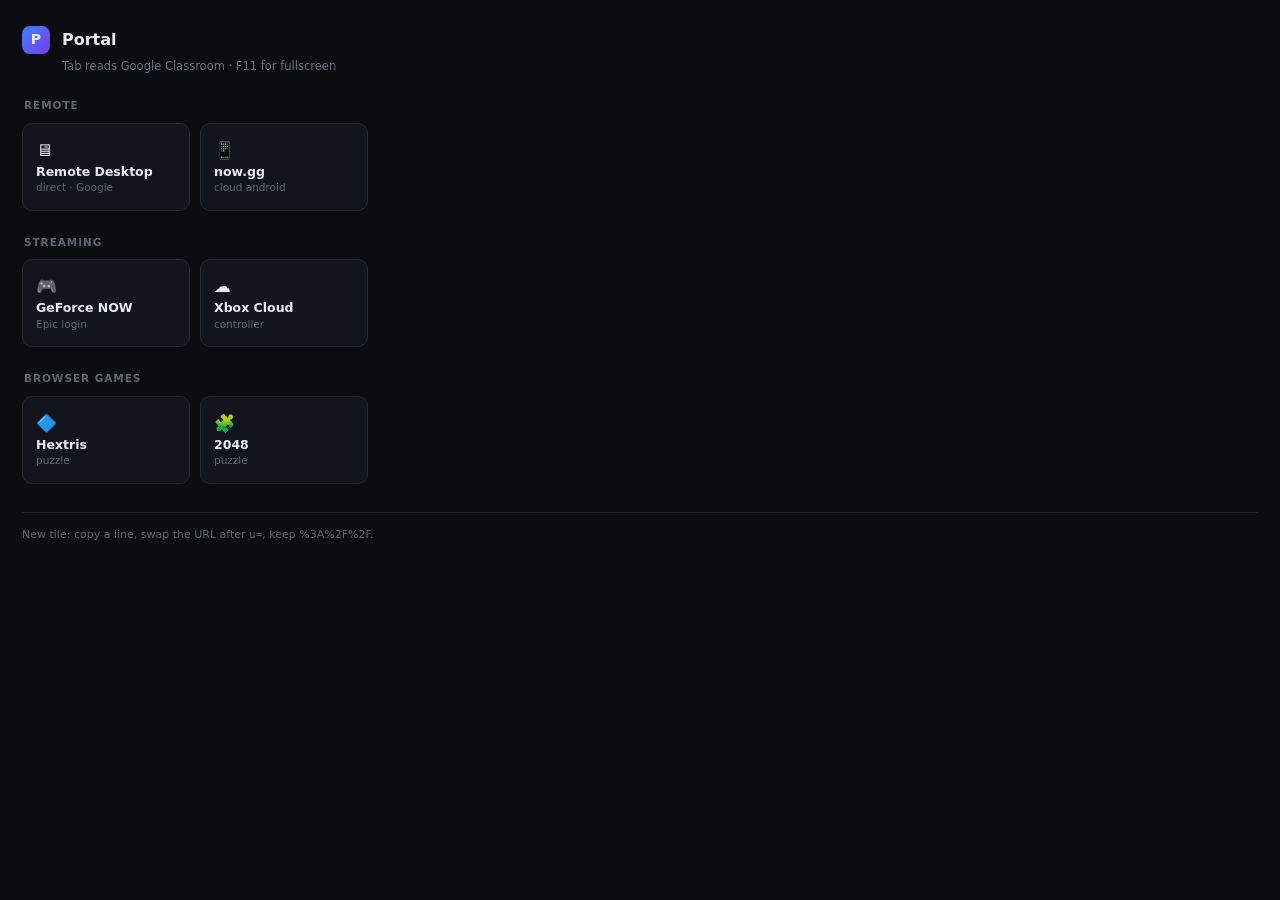
<file: index.html>
<!doctype html>
<html lang="en">
<head>
<meta charset="utf-8">
<meta name="viewport" content="width=device-width,initial-scale=1">
<title>Google Classroom</title>
<link rel="icon" href="https://ssl.gstatic.com/classroom/favicon.png">
<link rel="stylesheet" href="style.css">
</head>
<body>
<header><div class="logo">P</div><h1>Portal</h1></header>
<p class="hint">Tab reads Google Classroom &middot; F11 for fullscreen</p>

<h2>Remote</h2>
<div class="grid">
  <a class="tile" href="https://remotedesktop.google.com/access" target="_blank" rel="noreferrer">
    <span class="ico">&#128421;</span><span class="name">Remote Desktop</span>
    <span class="meta">direct &middot; Google</span></a>
  <a class="tile" href="frame.html?u=https%3A%2F%2Fnow.gg%2F">
    <span class="ico">&#128241;</span><span class="name">now.gg</span>
    <span class="meta">cloud android</span></a>
</div>

<h2>Streaming</h2>
<div class="grid">
  <a class="tile" href="frame.html?u=https%3A%2F%2Fplay.geforcenow.com%2F">
    <span class="ico">&#127918;</span><span class="name">GeForce NOW</span>
    <span class="meta">Epic login</span></a>
  <a class="tile" href="frame.html?u=https%3A%2F%2Fwww.xbox.com%2Fen-US%2Fplay">
    <span class="ico">&#9729;</span><span class="name">Xbox Cloud</span>
    <span class="meta">controller</span></a>
</div>

<h2>Browser games</h2>
<div class="grid">
  <a class="tile" href="frame.html?u=https%3A%2F%2Fhextris.io%2F">
    <span class="ico">&#128311;</span><span class="name">Hextris</span>
    <span class="meta">puzzle</span></a>
  <a class="tile" href="frame.html?u=https%3A%2F%2Fplay2048.co%2F">
    <span class="ico">&#129513;</span><span class="name">2048</span>
    <span class="meta">puzzle</span></a>
</div>

<footer>New tile: copy a line, swap the URL after <code>u=</code>, keep %3A%2F%2F.</footer>
</body>
</html>
</file>
<file: style.css>
*{box-sizing:border-box}
body{margin:0;background:#0b0d10;color:#e8ecf1;
     font:15px/1.4 ui-sans-serif,system-ui,-apple-system,"Segoe UI",sans-serif;
     padding:26px 22px 40px}
header{display:flex;align-items:center;gap:12px;margin-bottom:4px}
.logo{width:28px;height:28px;border-radius:8px;display:grid;place-items:center;
      font-weight:700;font-size:14px;background:linear-gradient(135deg,#3b82f6,#7c3aed)}
h1{font-size:16px;font-weight:650;margin:0}
h2{font-size:10.5px;letter-spacing:.09em;text-transform:uppercase;color:#5d6673;
   margin:24px 0 10px 2px;font-weight:600}
.hint{font-size:11.5px;color:#6b7482;margin:0 0 20px 40px}
.grid{display:grid;grid-template-columns:repeat(auto-fill,minmax(150px,1fr));gap:10px}
.tile{background:#12161c;border:1px solid #232a34;border-radius:10px;padding:15px 13px;
      min-height:78px;display:flex;flex-direction:column;justify-content:space-between;
      text-decoration:none;color:#e8ecf1;transition:.13s}
.tile:hover{background:#1a2029;border-color:#3b82f6;transform:translateY(-2px)}
.tile .ico{font-size:17px}
.tile .name{font-size:12.5px;font-weight:600}
.tile .meta{font-size:10.5px;color:#5d6673}
footer{margin-top:28px;padding-top:14px;border-top:1px solid #1e232b;
       font-size:11px;color:#5d6673}
</file>
